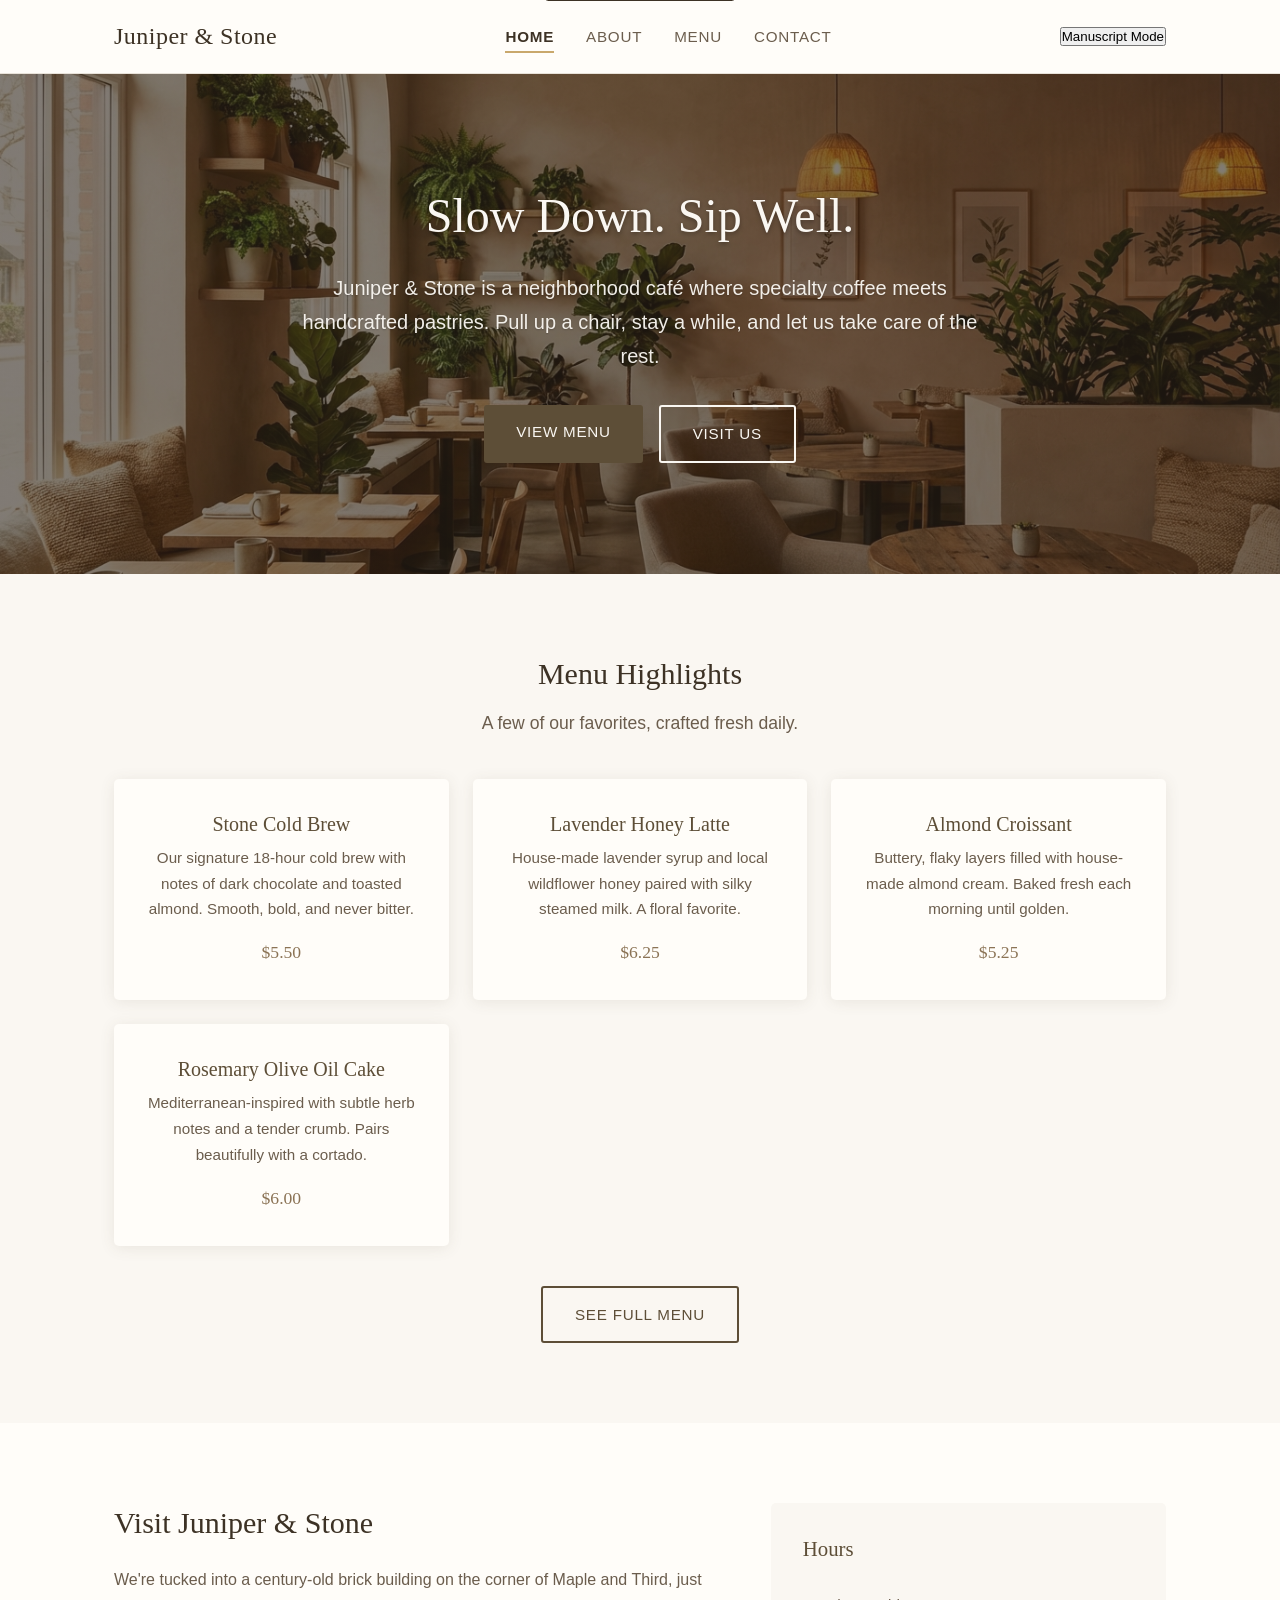
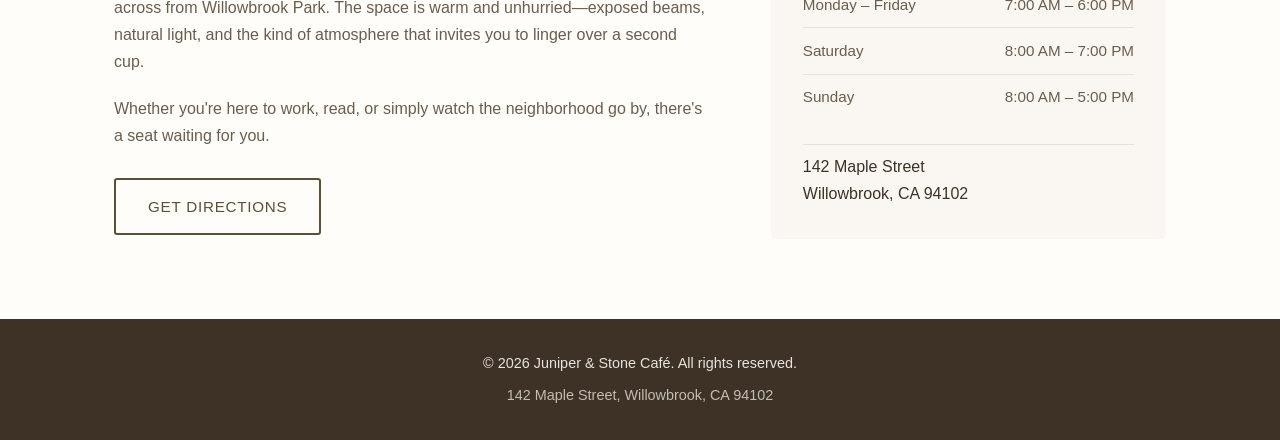
<file: index.html>
<!DOCTYPE html>
<html lang="en">
<head>
    <meta charset="UTF-8">
    <meta name="viewport" content="width=device-width, initial-scale=1.0">
    <title>Juniper & Stone Café | Artisan Coffee & Pastries</title>
    <link rel="stylesheet" href="styles.css">
</head>
<body>
    <a href="#main-content" class="skip-link">Skip to main content</a>
    <header class="site-header">
        <nav class="nav-container" aria-label="Main navigation">
            <a href="index.html" class="logo">Juniper & Stone</a>
            <button class="nav-toggle" aria-label="Toggle navigation menu" aria-expanded="false" aria-controls="nav-menu">
                <span class="hamburger" aria-hidden="true"></span>
            </button>
            <ul class="nav-menu" id="nav-menu">
                <li><a href="index.html" aria-current="page">Home</a></li>
                <li><a href="about.html">About</a></li>
                <li><a href="services.html">Menu</a></li>
                <li><a href="contact.html">Contact</a></li>
            </ul>
            <button id="theme-toggle" type="button" aria-pressed="false" aria-label="Toggle Manuscript Mode">Manuscript Mode</button>
        </nav>
    </header>

    <main id="main-content">
        <section class="hero">
            <div class="hero-content">
                <h1>Slow Down. Sip Well.</h1>
                <p>Juniper & Stone is a neighborhood café where specialty coffee meets handcrafted pastries. Pull up a chair, stay a while, and let us take care of the rest.</p>
                <div class="hero-buttons">
                    <a href="services.html" class="btn btn-primary">View Menu</a>
                    <a href="contact.html" class="btn btn-hero-secondary">Visit Us</a>
                </div>
            </div>
        </section>

        <section class="highlights">
            <div class="container">
                <h2>Menu Highlights</h2>
                <p class="section-intro">A few of our favorites, crafted fresh daily.</p>
                <div class="highlights-grid">
                    <div class="highlight-card">
                        <h3>Stone Cold Brew</h3>
                        <p>Our signature 18-hour cold brew with notes of dark chocolate and toasted almond. Smooth, bold, and never bitter.</p>
                        <span class="highlight-price">$5.50</span>
                    </div>
                    <div class="highlight-card">
                        <h3>Lavender Honey Latte</h3>
                        <p>House-made lavender syrup and local wildflower honey paired with silky steamed milk. A floral favorite.</p>
                        <span class="highlight-price">$6.25</span>
                    </div>
                    <div class="highlight-card">
                        <h3>Almond Croissant</h3>
                        <p>Buttery, flaky layers filled with house-made almond cream. Baked fresh each morning until golden.</p>
                        <span class="highlight-price">$5.25</span>
                    </div>
                    <div class="highlight-card">
                        <h3>Rosemary Olive Oil Cake</h3>
                        <p>Mediterranean-inspired with subtle herb notes and a tender crumb. Pairs beautifully with a cortado.</p>
                        <span class="highlight-price">$6.00</span>
                    </div>
                </div>
                <a href="services.html" class="btn btn-secondary">See Full Menu</a>
            </div>
        </section>

        <section class="visit-section">
            <div class="container">
                <div class="visit-grid">
                    <div class="visit-content">
                        <h2>Visit Juniper & Stone</h2>
                        <p>We're tucked into a century-old brick building on the corner of Maple and Third, just across from Willowbrook Park. The space is warm and unhurried—exposed beams, natural light, and the kind of atmosphere that invites you to linger over a second cup.</p>
                        <p>Whether you're here to work, read, or simply watch the neighborhood go by, there's a seat waiting for you.</p>
                        <a href="contact.html" class="btn btn-secondary">Get Directions</a>
                    </div>
                    <div class="visit-hours">
                        <h3>Hours</h3>
                        <ul class="hours-list">
                            <li><span>Monday – Friday</span><span>7:00 AM – 6:00 PM</span></li>
                            <li><span>Saturday</span><span>8:00 AM – 7:00 PM</span></li>
                            <li><span>Sunday</span><span>8:00 AM – 5:00 PM</span></li>
                        </ul>
                        <p class="visit-address">142 Maple Street<br>Willowbrook, CA 94102</p>
                    </div>
                </div>
            </div>
        </section>
    </main>

    <footer class="site-footer">
        <div class="container">
            <p>&copy; 2026 Juniper & Stone Café. All rights reserved.</p>
            <p>142 Maple Street, Willowbrook, CA 94102</p>
        </div>
    </footer>

    <script src="script.js"></script>
</body>
</html>
</file>
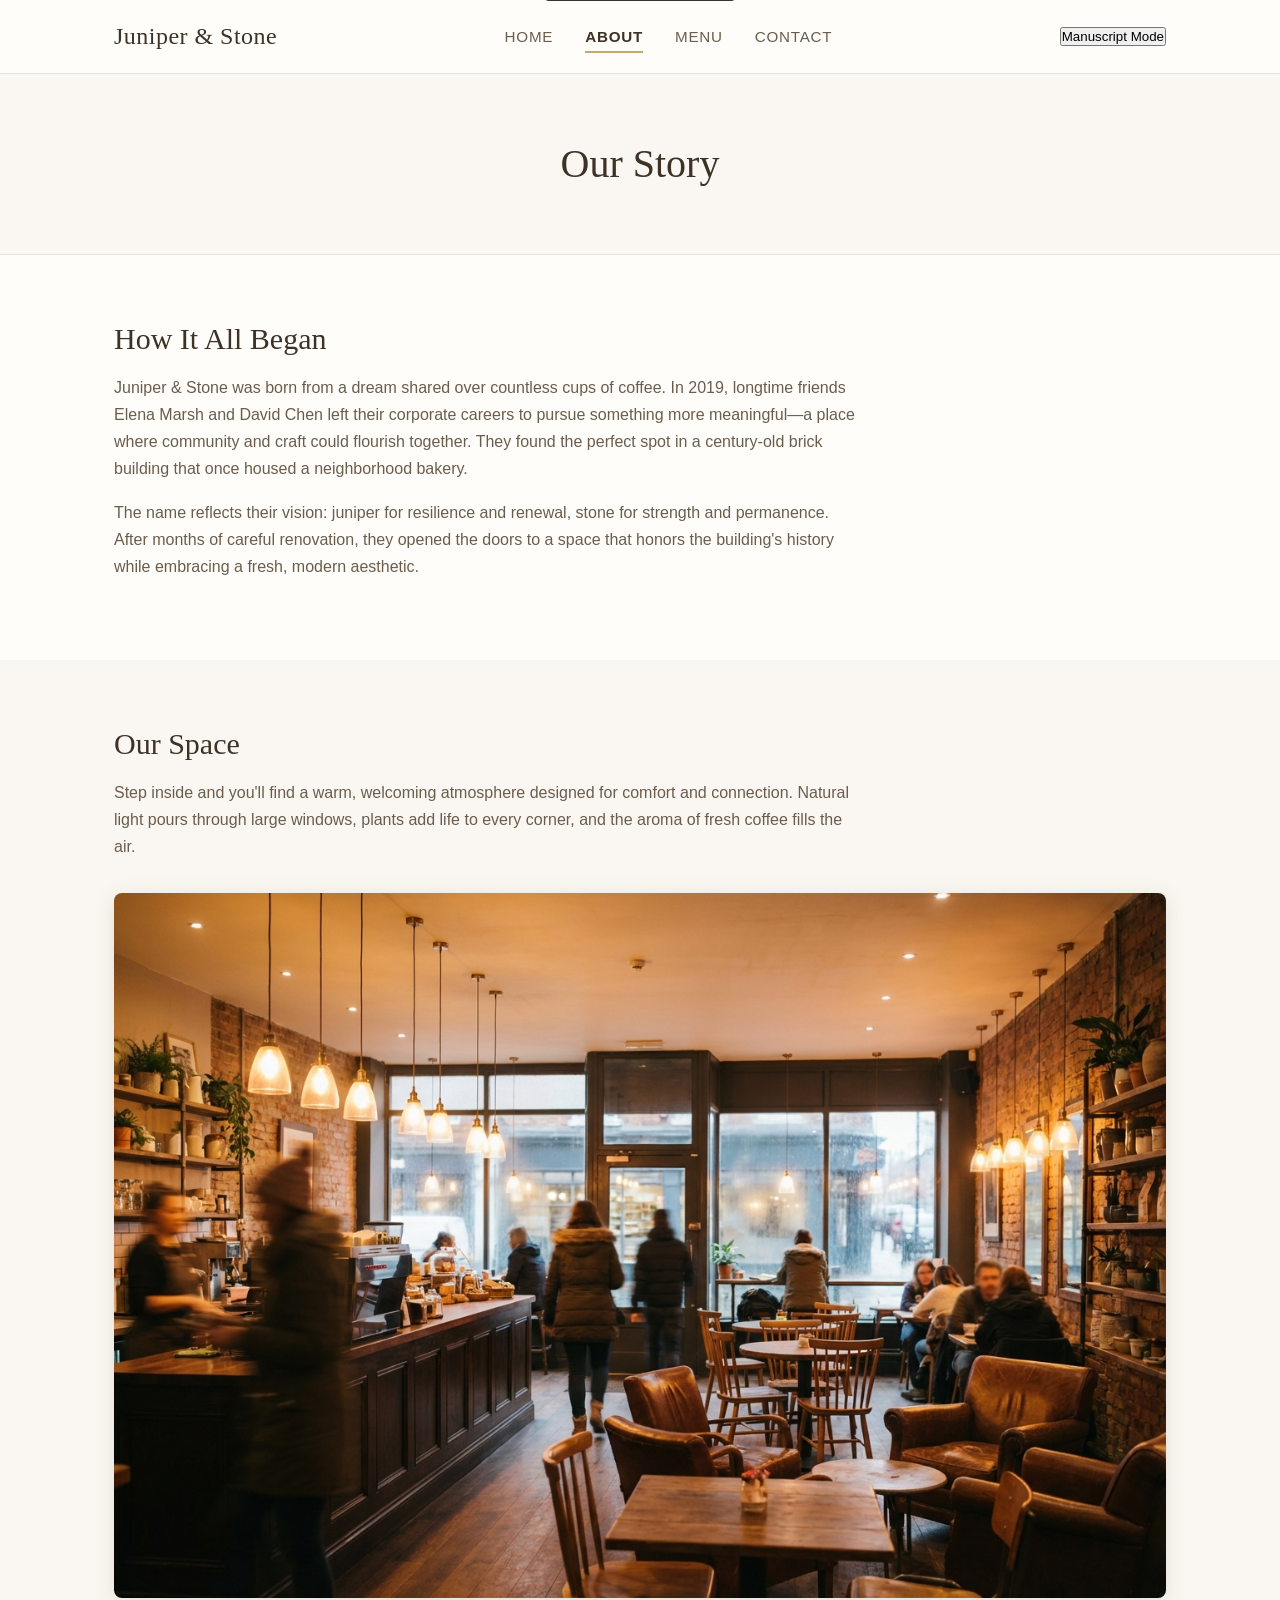
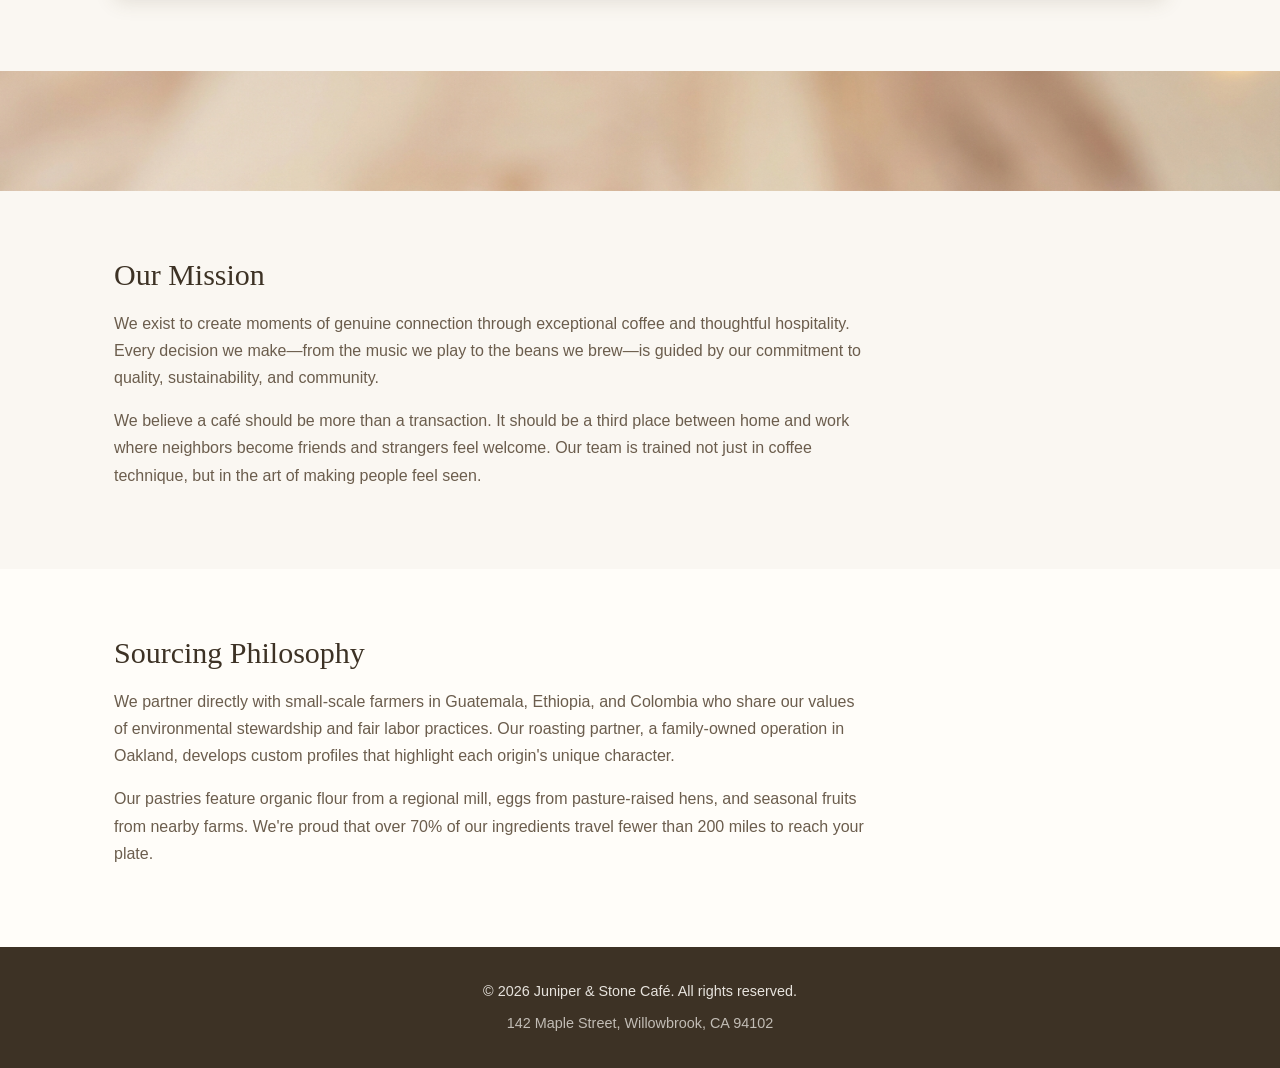
<file: about.html>
<!DOCTYPE html>
<html lang="en">
<head>
    <meta charset="UTF-8">
    <meta name="viewport" content="width=device-width, initial-scale=1.0">
    <title>Our Story | Juniper & Stone Café</title>
    <link rel="stylesheet" href="styles.css">
</head>
<body>
    <a href="#main-content" class="skip-link">Skip to main content</a>
    <header class="site-header">
        <nav class="nav-container" aria-label="Main navigation">
            <a href="index.html" class="logo">Juniper & Stone</a>
            <button class="nav-toggle" aria-label="Toggle navigation menu" aria-expanded="false" aria-controls="nav-menu">
                <span class="hamburger" aria-hidden="true"></span>
            </button>
            <ul class="nav-menu" id="nav-menu">
                <li><a href="index.html">Home</a></li>
                <li><a href="about.html" aria-current="page">About</a></li>
                <li><a href="services.html">Menu</a></li>
                <li><a href="contact.html">Contact</a></li>
            </ul>
            <button id="theme-toggle" type="button" aria-pressed="false" aria-label="Toggle Manuscript Mode">Manuscript Mode</button>
        </nav>
    </header>

    <main id="main-content">
        <section class="page-hero">
            <div class="container">
                <h1>Our Story</h1>
            </div>
        </section>

        <section class="about-story">
            <div class="container">
                <h2>How It All Began</h2>
                <p>Juniper & Stone was born from a dream shared over countless cups of coffee. In 2019, longtime friends Elena Marsh and David Chen left their corporate careers to pursue something more meaningful—a place where community and craft could flourish together. They found the perfect spot in a century-old brick building that once housed a neighborhood bakery.</p>
                <p>The name reflects their vision: juniper for resilience and renewal, stone for strength and permanence. After months of careful renovation, they opened the doors to a space that honors the building's history while embracing a fresh, modern aesthetic.</p>
            </div>
        </section>

        <section class="about-space">
            <div class="container">
                <h2>Our Space</h2>
                <p>Step inside and you'll find a warm, welcoming atmosphere designed for comfort and connection. Natural light pours through large windows, plants add life to every corner, and the aroma of fresh coffee fills the air.</p>
                <img
                    src="public/images/space.jpg"
                    alt="Warm and inviting interior of Juniper & Stone Café with ambient lighting and comfortable seating"
                    class="space-image"
                    loading="lazy"
                >
            </div>
        </section>

        <div class="section-divider" aria-hidden="true"></div>

        <section class="about-mission">
            <div class="container">
                <h2>Our Mission</h2>
                <p>We exist to create moments of genuine connection through exceptional coffee and thoughtful hospitality. Every decision we make—from the music we play to the beans we brew—is guided by our commitment to quality, sustainability, and community.</p>
                <p>We believe a café should be more than a transaction. It should be a third place between home and work where neighbors become friends and strangers feel welcome. Our team is trained not just in coffee technique, but in the art of making people feel seen.</p>
            </div>
        </section>

        <section class="about-sourcing">
            <div class="container">
                <h2>Sourcing Philosophy</h2>
                <p>We partner directly with small-scale farmers in Guatemala, Ethiopia, and Colombia who share our values of environmental stewardship and fair labor practices. Our roasting partner, a family-owned operation in Oakland, develops custom profiles that highlight each origin's unique character.</p>
                <p>Our pastries feature organic flour from a regional mill, eggs from pasture-raised hens, and seasonal fruits from nearby farms. We're proud that over 70% of our ingredients travel fewer than 200 miles to reach your plate.</p>
            </div>
        </section>
    </main>

    <footer class="site-footer">
        <div class="container">
            <p>&copy; 2026 Juniper & Stone Café. All rights reserved.</p>
            <p>142 Maple Street, Willowbrook, CA 94102</p>
        </div>
    </footer>

    <script src="script.js"></script>
</body>
</html>
</file>
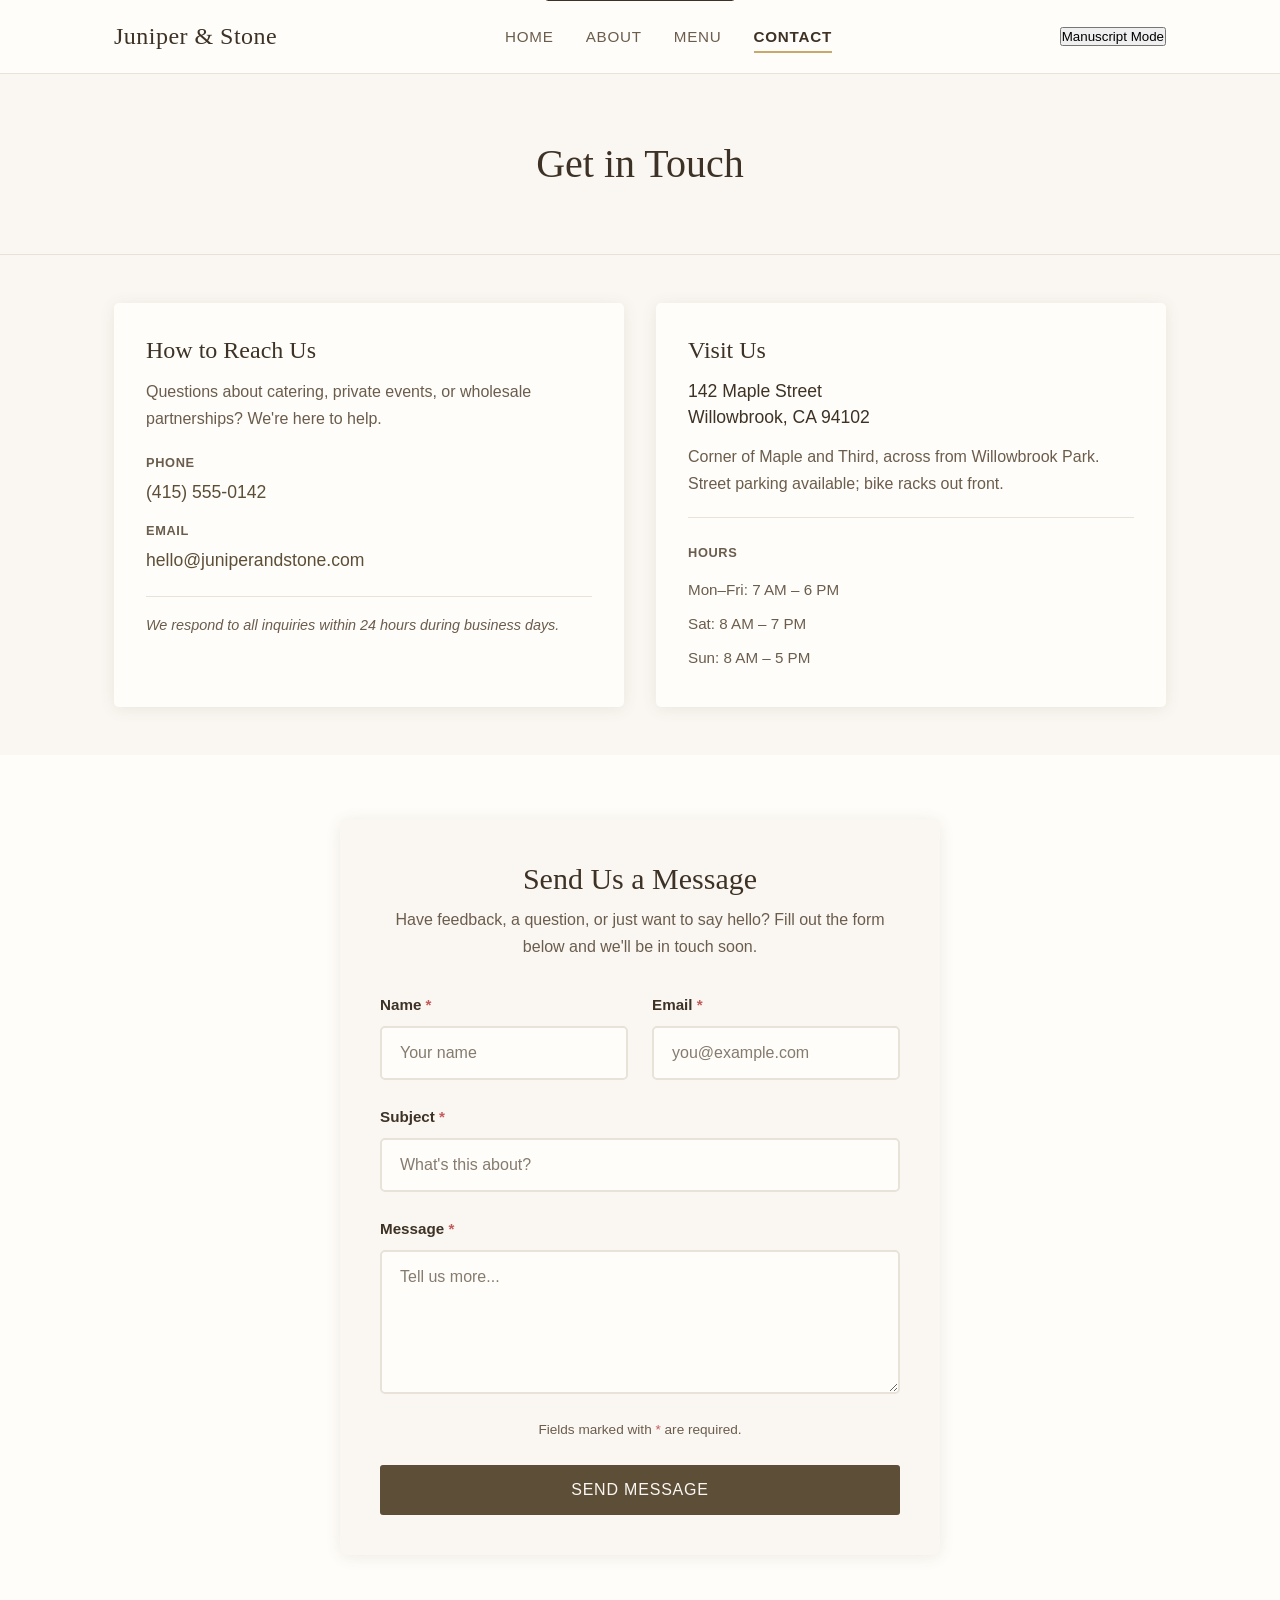
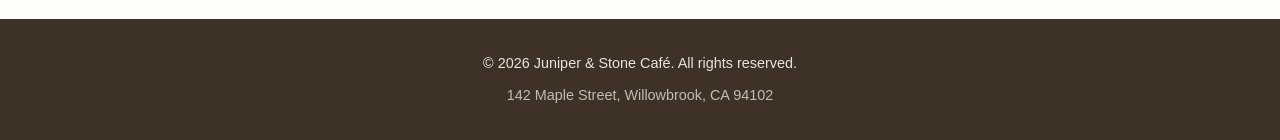
<file: contact.html>
<!DOCTYPE html>
<html lang="en">
<head>
    <meta charset="UTF-8">
    <meta name="viewport" content="width=device-width, initial-scale=1.0">
    <title>Contact | Juniper & Stone Café</title>
    <link rel="stylesheet" href="styles.css">
</head>
<body>
    <a href="#main-content" class="skip-link">Skip to main content</a>
    <header class="site-header">
        <nav class="nav-container" aria-label="Main navigation">
            <a href="index.html" class="logo">Juniper & Stone</a>
            <button class="nav-toggle" aria-label="Toggle navigation menu" aria-expanded="false" aria-controls="nav-menu">
                <span class="hamburger" aria-hidden="true"></span>
            </button>
            <ul class="nav-menu" id="nav-menu">
                <li><a href="index.html">Home</a></li>
                <li><a href="about.html">About</a></li>
                <li><a href="services.html">Menu</a></li>
                <li><a href="contact.html" aria-current="page">Contact</a></li>
            </ul>
            <button id="theme-toggle" type="button" aria-pressed="false" aria-label="Toggle Manuscript Mode">Manuscript Mode</button>
        </nav>
    </header>

    <main id="main-content">
        <section class="page-hero">
            <div class="container">
                <h1>Get in Touch</h1>
            </div>
        </section>

        <section class="contact-reach">
            <div class="container">
                <div class="reach-grid">
                    <div class="reach-card">
                        <h2>How to Reach Us</h2>
                        <p>Questions about catering, private events, or wholesale partnerships? We're here to help.</p>
                        <div class="reach-methods">
                            <div class="reach-method">
                                <span class="reach-label">Phone</span>
                                <a href="tel:+14155550142">(415) 555-0142</a>
                            </div>
                            <div class="reach-method">
                                <span class="reach-label">Email</span>
                                <a href="mailto:hello@juniperandstone.com">hello@juniperandstone.com</a>
                            </div>
                        </div>
                        <p class="response-note">We respond to all inquiries within 24 hours during business days.</p>
                    </div>

                    <div class="reach-card">
                        <h2>Visit Us</h2>
                        <address>
                            142 Maple Street<br>
                            Willowbrook, CA 94102
                        </address>
                        <p>Corner of Maple and Third, across from Willowbrook Park. Street parking available; bike racks out front.</p>
                        <div class="hours-compact">
                            <span class="reach-label">Hours</span>
                            <ul class="hours-list-inline">
                                <li>Mon–Fri: 7 AM – 6 PM</li>
                                <li>Sat: 8 AM – 7 PM</li>
                                <li>Sun: 8 AM – 5 PM</li>
                            </ul>
                        </div>
                    </div>
                </div>
            </div>
        </section>

        <section class="contact-form-section">
            <div class="container">
                <div class="form-container">
                    <h2>Send Us a Message</h2>
                    <p class="form-intro">Have feedback, a question, or just want to say hello? Fill out the form below and we'll be in touch soon.</p>
                    <form class="contact-form" id="contact-form" novalidate>
                        <div class="form-row">
                            <div class="form-group">
                                <label for="name">Name <span class="required" aria-hidden="true">*</span></label>
                                <input type="text" id="name" name="name" required autocomplete="name" placeholder="Your name">
                            </div>
                            <div class="form-group">
                                <label for="email">Email <span class="required" aria-hidden="true">*</span></label>
                                <input type="email" id="email" name="email" required autocomplete="email" placeholder="you@example.com">
                            </div>
                        </div>
                        <div class="form-group">
                            <label for="subject">Subject <span class="required" aria-hidden="true">*</span></label>
                            <input type="text" id="subject" name="subject" required placeholder="What's this about?">
                        </div>
                        <div class="form-group">
                            <label for="message">Message <span class="required" aria-hidden="true">*</span></label>
                            <textarea id="message" name="message" rows="6" required placeholder="Tell us more..."></textarea>
                        </div>
                        <p class="form-note">Fields marked with <span class="required">*</span> are required.</p>
                        <button type="submit" class="btn btn-primary btn-full">Send Message</button>
                    </form>
                </div>
            </div>
        </section>
    </main>

    <footer class="site-footer">
        <div class="container">
            <p>&copy; 2026 Juniper & Stone Café. All rights reserved.</p>
            <p>142 Maple Street, Willowbrook, CA 94102</p>
        </div>
    </footer>

    <script src="script.js"></script>
</body>
</html>
</file>
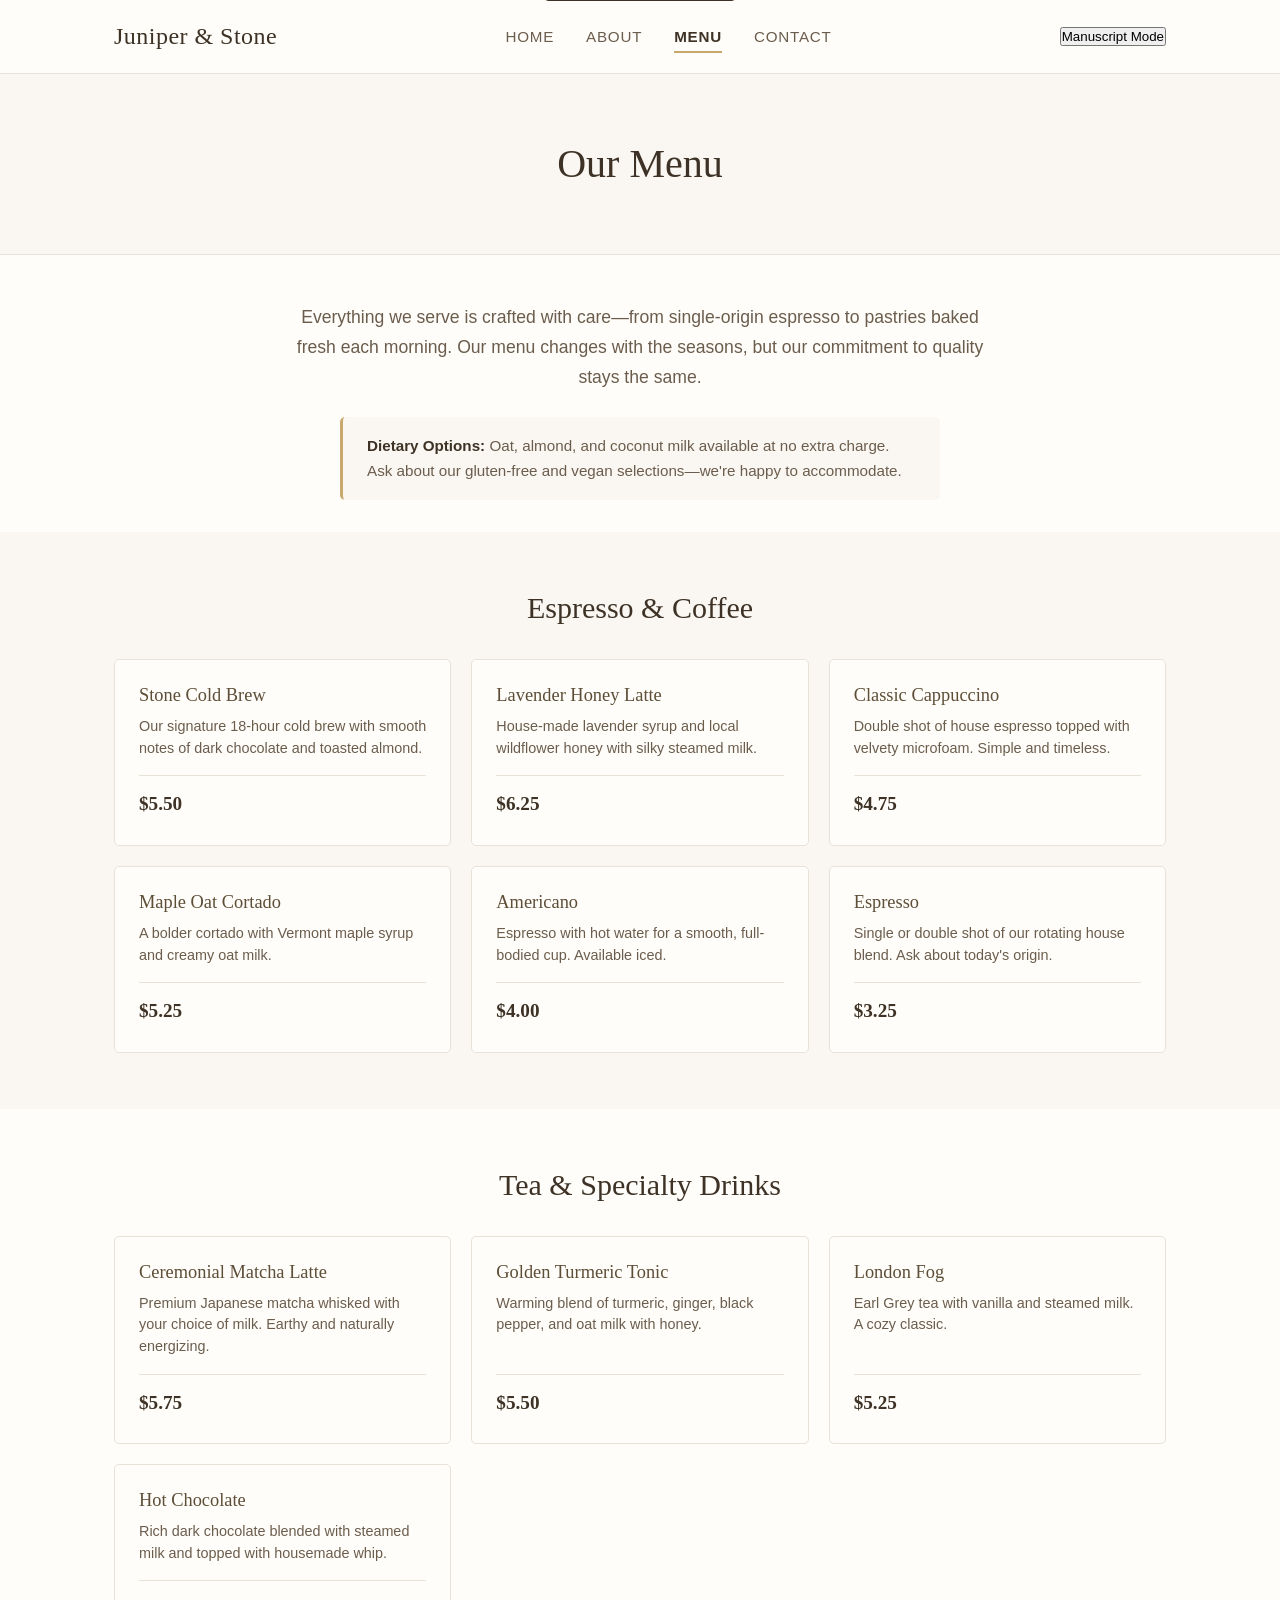
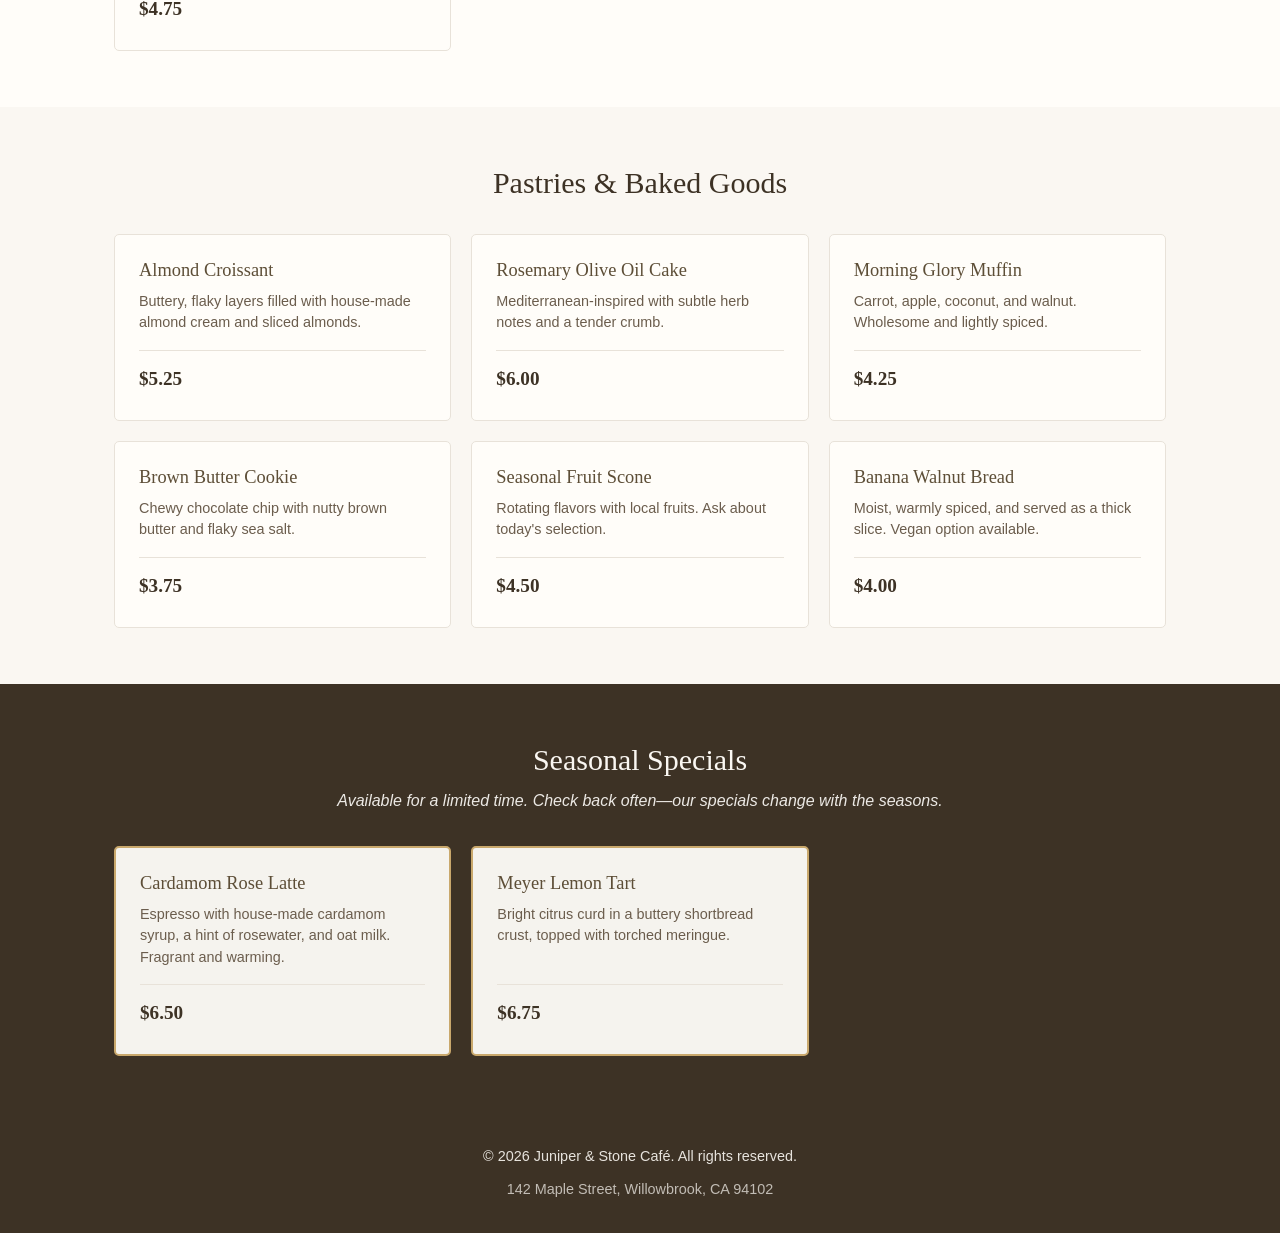
<file: services.html>
<!DOCTYPE html>
<html lang="en">
<head>
    <meta charset="UTF-8">
    <meta name="viewport" content="width=device-width, initial-scale=1.0">
    <title>Menu | Juniper & Stone Café</title>
    <link rel="stylesheet" href="styles.css">
</head>
<body>
    <a href="#main-content" class="skip-link">Skip to main content</a>
    <header class="site-header">
        <nav class="nav-container" aria-label="Main navigation">
            <a href="index.html" class="logo">Juniper & Stone</a>
            <button class="nav-toggle" aria-label="Toggle navigation menu" aria-expanded="false" aria-controls="nav-menu">
                <span class="hamburger" aria-hidden="true"></span>
            </button>
            <ul class="nav-menu" id="nav-menu">
                <li><a href="index.html">Home</a></li>
                <li><a href="about.html">About</a></li>
                <li><a href="services.html" aria-current="page">Menu</a></li>
                <li><a href="contact.html">Contact</a></li>
            </ul>
            <button id="theme-toggle" type="button" aria-pressed="false" aria-label="Toggle Manuscript Mode">Manuscript Mode</button>
        </nav>
    </header>

    <main id="main-content">
        <section class="page-hero">
            <div class="container">
                <h1>Our Menu</h1>
            </div>
        </section>

        <section class="menu-intro">
            <div class="container">
                <p class="intro-text">Everything we serve is crafted with care—from single-origin espresso to pastries baked fresh each morning. Our menu changes with the seasons, but our commitment to quality stays the same.</p>
                <div class="dietary-note">
                    <strong>Dietary Options:</strong> Oat, almond, and coconut milk available at no extra charge. Ask about our gluten-free and vegan selections—we're happy to accommodate.
                </div>
            </div>
        </section>

        <section class="menu-section">
            <div class="container">
                <h2>Espresso & Coffee</h2>
                <div class="menu-grid">
                    <article class="menu-card">
                        <div class="menu-card-content">
                            <h3>Stone Cold Brew</h3>
                            <p>Our signature 18-hour cold brew with smooth notes of dark chocolate and toasted almond.</p>
                        </div>
                        <span class="menu-price">$5.50</span>
                    </article>
                    <article class="menu-card">
                        <div class="menu-card-content">
                            <h3>Lavender Honey Latte</h3>
                            <p>House-made lavender syrup and local wildflower honey with silky steamed milk.</p>
                        </div>
                        <span class="menu-price">$6.25</span>
                    </article>
                    <article class="menu-card">
                        <div class="menu-card-content">
                            <h3>Classic Cappuccino</h3>
                            <p>Double shot of house espresso topped with velvety microfoam. Simple and timeless.</p>
                        </div>
                        <span class="menu-price">$4.75</span>
                    </article>
                    <article class="menu-card">
                        <div class="menu-card-content">
                            <h3>Maple Oat Cortado</h3>
                            <p>A bolder cortado with Vermont maple syrup and creamy oat milk.</p>
                        </div>
                        <span class="menu-price">$5.25</span>
                    </article>
                    <article class="menu-card">
                        <div class="menu-card-content">
                            <h3>Americano</h3>
                            <p>Espresso with hot water for a smooth, full-bodied cup. Available iced.</p>
                        </div>
                        <span class="menu-price">$4.00</span>
                    </article>
                    <article class="menu-card">
                        <div class="menu-card-content">
                            <h3>Espresso</h3>
                            <p>Single or double shot of our rotating house blend. Ask about today's origin.</p>
                        </div>
                        <span class="menu-price">$3.25</span>
                    </article>
                </div>
            </div>
        </section>

        <section class="menu-section">
            <div class="container">
                <h2>Tea & Specialty Drinks</h2>
                <div class="menu-grid">
                    <article class="menu-card">
                        <div class="menu-card-content">
                            <h3>Ceremonial Matcha Latte</h3>
                            <p>Premium Japanese matcha whisked with your choice of milk. Earthy and naturally energizing.</p>
                        </div>
                        <span class="menu-price">$5.75</span>
                    </article>
                    <article class="menu-card">
                        <div class="menu-card-content">
                            <h3>Golden Turmeric Tonic</h3>
                            <p>Warming blend of turmeric, ginger, black pepper, and oat milk with honey.</p>
                        </div>
                        <span class="menu-price">$5.50</span>
                    </article>
                    <article class="menu-card">
                        <div class="menu-card-content">
                            <h3>London Fog</h3>
                            <p>Earl Grey tea with vanilla and steamed milk. A cozy classic.</p>
                        </div>
                        <span class="menu-price">$5.25</span>
                    </article>
                    <article class="menu-card">
                        <div class="menu-card-content">
                            <h3>Hot Chocolate</h3>
                            <p>Rich dark chocolate blended with steamed milk and topped with housemade whip.</p>
                        </div>
                        <span class="menu-price">$4.75</span>
                    </article>
                </div>
            </div>
        </section>

        <section class="menu-section">
            <div class="container">
                <h2>Pastries & Baked Goods</h2>
                <div class="menu-grid">
                    <article class="menu-card">
                        <div class="menu-card-content">
                            <h3>Almond Croissant</h3>
                            <p>Buttery, flaky layers filled with house-made almond cream and sliced almonds.</p>
                        </div>
                        <span class="menu-price">$5.25</span>
                    </article>
                    <article class="menu-card">
                        <div class="menu-card-content">
                            <h3>Rosemary Olive Oil Cake</h3>
                            <p>Mediterranean-inspired with subtle herb notes and a tender crumb.</p>
                        </div>
                        <span class="menu-price">$6.00</span>
                    </article>
                    <article class="menu-card">
                        <div class="menu-card-content">
                            <h3>Morning Glory Muffin</h3>
                            <p>Carrot, apple, coconut, and walnut. Wholesome and lightly spiced.</p>
                        </div>
                        <span class="menu-price">$4.25</span>
                    </article>
                    <article class="menu-card">
                        <div class="menu-card-content">
                            <h3>Brown Butter Cookie</h3>
                            <p>Chewy chocolate chip with nutty brown butter and flaky sea salt.</p>
                        </div>
                        <span class="menu-price">$3.75</span>
                    </article>
                    <article class="menu-card">
                        <div class="menu-card-content">
                            <h3>Seasonal Fruit Scone</h3>
                            <p>Rotating flavors with local fruits. Ask about today's selection.</p>
                        </div>
                        <span class="menu-price">$4.50</span>
                    </article>
                    <article class="menu-card">
                        <div class="menu-card-content">
                            <h3>Banana Walnut Bread</h3>
                            <p>Moist, warmly spiced, and served as a thick slice. Vegan option available.</p>
                        </div>
                        <span class="menu-price">$4.00</span>
                    </article>
                </div>
            </div>
        </section>

        <section class="menu-section menu-section-seasonal">
            <div class="container">
                <h2>Seasonal Specials</h2>
                <p class="seasonal-note">Available for a limited time. Check back often—our specials change with the seasons.</p>
                <div class="menu-grid">
                    <article class="menu-card menu-card-featured">
                        <div class="menu-card-content">
                            <h3>Cardamom Rose Latte</h3>
                            <p>Espresso with house-made cardamom syrup, a hint of rosewater, and oat milk. Fragrant and warming.</p>
                        </div>
                        <span class="menu-price">$6.50</span>
                    </article>
                    <article class="menu-card menu-card-featured">
                        <div class="menu-card-content">
                            <h3>Meyer Lemon Tart</h3>
                            <p>Bright citrus curd in a buttery shortbread crust, topped with torched meringue.</p>
                        </div>
                        <span class="menu-price">$6.75</span>
                    </article>
                </div>
            </div>
        </section>
    </main>

    <footer class="site-footer">
        <div class="container">
            <p>&copy; 2026 Juniper & Stone Café. All rights reserved.</p>
            <p>142 Maple Street, Willowbrook, CA 94102</p>
        </div>
    </footer>

    <script src="script.js"></script>
</body>
</html>
</file>
<file: styles.css>
/* ========================================
   Juniper & Stone Café - Stylesheet
   ======================================== */

/* CSS Variables */
:root {
    --color-primary: #5D4E37;
    --color-primary-dark: #3D3225;
    --color-secondary: #8B7355;
    --color-accent: #C9A86C;
    --color-cream: #FAF7F2;
    --color-warm-white: #FFFDF9;
    --color-text: #2C2416;
    --color-text-light: #6B5D4D;
    --color-border: #E8E2D9;
    --font-heading: 'Georgia', 'Times New Roman', serif;
    --font-body: 'Segoe UI', 'Helvetica Neue', Arial, sans-serif;
    --shadow-soft: 0 2px 15px rgba(93, 78, 55, 0.1);
    --shadow-medium: 0 4px 20px rgba(93, 78, 55, 0.15);
    --transition: all 0.3s ease;
}

/* Reset & Base */
*, *::before, *::after {
    box-sizing: border-box;
    margin: 0;
    padding: 0;
}

html {
    scroll-behavior: smooth;
}

body {
    font-family: var(--font-body);
    font-size: 1rem;
    line-height: 1.7;
    color: var(--color-text);
    background-color: var(--color-warm-white);
}

h1, h2, h3, h4 {
    font-family: var(--font-heading);
    font-weight: 400;
    line-height: 1.3;
    color: var(--color-primary-dark);
}

h1 { font-size: 2.5rem; }
h2 { font-size: 1.875rem; margin-bottom: 1rem; }
h3 { font-size: 1.25rem; margin-bottom: 0.5rem; }

p {
    margin-bottom: 1rem;
}

a {
    color: var(--color-primary);
    text-decoration: none;
    transition: var(--transition);
}

a:hover, a:focus {
    color: var(--color-accent);
}

img {
    max-width: 100%;
    height: auto;
}

address {
    font-style: normal;
}

/* Container */
.container {
    max-width: 1100px;
    margin: 0 auto;
    padding: 0 1.5rem;
}

/* Buttons */
.btn {
    display: inline-block;
    padding: 0.875rem 2rem;
    font-family: var(--font-body);
    font-size: 0.95rem;
    font-weight: 500;
    text-transform: uppercase;
    letter-spacing: 0.05em;
    border: none;
    border-radius: 3px;
    cursor: pointer;
    transition: var(--transition);
}

.btn-primary {
    background-color: var(--color-primary);
    color: var(--color-cream);
}

.btn-primary:hover {
    background-color: var(--color-primary-dark);
    color: var(--color-cream);
    transform: translateY(-1px);
    box-shadow: var(--shadow-soft);
}

.btn-primary:focus {
    background-color: var(--color-primary-dark);
    color: var(--color-cream);
    outline: 2px solid var(--color-accent);
    outline-offset: 2px;
}

.btn-primary:active {
    transform: translateY(0);
    box-shadow: none;
}

.btn-secondary {
    background-color: transparent;
    color: var(--color-primary);
    border: 2px solid var(--color-primary);
}

.btn-secondary:hover {
    background-color: var(--color-primary);
    color: var(--color-cream);
    transform: translateY(-1px);
    box-shadow: var(--shadow-soft);
}

.btn-secondary:focus {
    background-color: var(--color-primary);
    color: var(--color-cream);
    outline: 2px solid var(--color-accent);
    outline-offset: 2px;
}

.btn-secondary:active {
    transform: translateY(0);
    box-shadow: none;
}

/* Header & Navigation */
.site-header {
    background-color: rgba(255, 253, 249, 0.95);
    backdrop-filter: blur(10px);
    -webkit-backdrop-filter: blur(10px);
    border-bottom: 1px solid var(--color-border);
    position: sticky;
    top: 0;
    z-index: 1000;
    transition: box-shadow 0.3s ease;
}

.site-header.scrolled {
    box-shadow: 0 2px 20px rgba(93, 78, 55, 0.1);
}

.nav-container {
    max-width: 1100px;
    margin: 0 auto;
    padding: 1rem 1.5rem;
    display: flex;
    justify-content: space-between;
    align-items: center;
}

.logo {
    font-family: var(--font-heading);
    font-size: 1.5rem;
    color: var(--color-primary-dark);
    letter-spacing: 0.02em;
}

.logo:hover {
    color: var(--color-primary);
}

.logo:focus {
    color: var(--color-primary);
    outline: 2px solid var(--color-accent);
    outline-offset: 4px;
    border-radius: 3px;
}

.nav-menu {
    display: flex;
    list-style: none;
    gap: 2rem;
}

.nav-menu a {
    font-size: 0.95rem;
    text-transform: uppercase;
    letter-spacing: 0.05em;
    color: var(--color-text-light);
    padding: 0.5rem 0;
    position: relative;
}

.nav-menu a::after {
    content: '';
    position: absolute;
    bottom: 0;
    left: 0;
    width: 0;
    height: 2px;
    background-color: var(--color-accent);
    transition: var(--transition);
}

.nav-menu a:hover::after,
.nav-menu a:focus::after,
.nav-menu a.active::after {
    width: 100%;
}

.nav-menu a[aria-current="page"] {
    color: var(--color-primary-dark);
    font-weight: 600;
}

.nav-menu a[aria-current="page"]::after {
    width: 100%;
}

.nav-menu a:focus {
    outline: 2px solid var(--color-accent);
    outline-offset: 4px;
    border-radius: 2px;
}

/* Mobile Navigation Toggle */
.nav-toggle {
    display: none;
    background: none;
    border: none;
    cursor: pointer;
    padding: 0.5rem;
    border-radius: 3px;
}

.nav-toggle:focus {
    outline: 2px solid var(--color-accent);
    outline-offset: 2px;
}

.hamburger {
    display: block;
    width: 24px;
    height: 2px;
    background-color: var(--color-primary);
    position: relative;
    transition: var(--transition);
}

.hamburger::before,
.hamburger::after {
    content: '';
    position: absolute;
    width: 24px;
    height: 2px;
    background-color: var(--color-primary);
    transition: var(--transition);
}

.hamburger::before { top: -7px; }
.hamburger::after { bottom: -7px; }

/* Hero Section with Background Image */
.hero {
    background-image: linear-gradient(rgba(45, 35, 25, 0.6), rgba(45, 35, 25, 0.6)), url('public/images/hero.jpg');
    background-size: cover;
    background-position: center;
    background-repeat: no-repeat;
    color: var(--color-cream);
    padding: 6rem 1.5rem;
    text-align: center;
    min-height: 500px;
    display: flex;
    align-items: center;
    justify-content: center;
}

.hero-content {
    max-width: 700px;
    margin: 0 auto;
}

.hero h1 {
    color: var(--color-cream);
    font-size: 3rem;
    margin-bottom: 1.5rem;
    text-shadow: 0 2px 4px rgba(0, 0, 0, 0.3);
}

.hero p {
    font-size: 1.25rem;
    margin-bottom: 2rem;
    opacity: 0.95;
    text-shadow: 0 1px 2px rgba(0, 0, 0, 0.2);
}

.hero-buttons {
    display: flex;
    gap: 1rem;
    justify-content: center;
    flex-wrap: wrap;
}

.btn-hero-secondary {
    background-color: transparent;
    color: var(--color-cream);
    border: 2px solid var(--color-cream);
}

.btn-hero-secondary:hover {
    background-color: var(--color-cream);
    color: var(--color-primary-dark);
    transform: translateY(-1px);
}

.btn-hero-secondary:focus {
    background-color: var(--color-cream);
    color: var(--color-primary-dark);
    outline: 2px solid var(--color-accent);
    outline-offset: 2px;
}

/* Page Hero (for inner pages) */
.page-hero {
    background-color: var(--color-cream);
    padding: 4rem 0;
    text-align: center;
    border-bottom: 1px solid var(--color-border);
}

.page-hero h1 {
    margin: 0;
}

/* Overview Section */
.overview {
    padding: 5rem 0;
    background-color: var(--color-warm-white);
    text-align: center;
}

.overview p {
    max-width: 750px;
    margin-left: auto;
    margin-right: auto;
    color: var(--color-text-light);
}

/* Highlights Section */
.highlights {
    padding: 5rem 0;
    background-color: var(--color-cream);
    text-align: center;
}

.section-intro {
    color: var(--color-text-light);
    font-size: 1.1rem;
    margin-bottom: 0;
}

.highlights-grid {
    display: grid;
    grid-template-columns: repeat(auto-fit, minmax(250px, 1fr));
    gap: 1.5rem;
    margin: 2.5rem 0;
}

.highlight-card {
    background-color: var(--color-warm-white);
    padding: 2rem;
    border-radius: 5px;
    box-shadow: var(--shadow-soft);
    transition: var(--transition);
}

.highlight-card:hover {
    transform: translateY(-3px);
    box-shadow: var(--shadow-medium);
}

.highlight-card h3 {
    color: var(--color-primary);
}

.highlight-card p {
    color: var(--color-text-light);
    margin-bottom: 1rem;
    font-size: 0.95rem;
}

.highlight-price {
    display: inline-block;
    font-family: var(--font-heading);
    font-size: 1.1rem;
    color: var(--color-secondary);
    font-weight: 500;
}

/* Visit Section (Home Page) */
.visit-section {
    padding: 5rem 0;
    background-color: var(--color-warm-white);
}

.visit-grid {
    display: grid;
    grid-template-columns: 1.5fr 1fr;
    gap: 4rem;
    align-items: start;
}

.visit-content h2 {
    margin-bottom: 1.5rem;
}

.visit-content p {
    color: var(--color-text-light);
    margin-bottom: 1.25rem;
}

.visit-content .btn {
    margin-top: 0.5rem;
}

.visit-hours {
    background-color: var(--color-cream);
    padding: 2rem;
    border-radius: 5px;
}

.visit-hours h3 {
    color: var(--color-primary);
    margin-bottom: 1.25rem;
    font-size: 1.3rem;
}

.visit-hours .hours-list {
    list-style: none;
    margin-bottom: 1.5rem;
}

.visit-hours .hours-list li {
    display: flex;
    justify-content: space-between;
    padding: 0.6rem 0;
    border-bottom: 1px solid var(--color-border);
    color: var(--color-text-light);
    font-size: 0.95rem;
}

.visit-hours .hours-list li:last-child {
    border-bottom: none;
}

.visit-address {
    color: var(--color-primary-dark);
    font-weight: 500;
    margin-bottom: 0;
    padding-top: 0.5rem;
    border-top: 1px solid var(--color-border);
}

/* About Sections */
.about-story,
.about-mission,
.about-sourcing {
    padding: 4rem 0;
}

.about-story {
    background-color: var(--color-warm-white);
}

.about-mission {
    background-color: var(--color-cream);
}

.about-sourcing {
    background-color: var(--color-warm-white);
}

.about-story p,
.about-mission p,
.about-sourcing p {
    max-width: 750px;
    color: var(--color-text-light);
}

/* About Space Section with Image */
.about-space {
    padding: 4rem 0;
    background-color: var(--color-cream);
}

.about-space p {
    max-width: 750px;
    color: var(--color-text-light);
    margin-bottom: 2rem;
}

.space-image {
    width: 100%;
    max-width: 100%;
    height: auto;
    border-radius: 8px;
    box-shadow: var(--shadow-medium);
    object-fit: cover;
}

/* Section Divider with Texture */
.section-divider {
    height: 120px;
    background-image: url('public/images/texture.jpg');
    background-size: cover;
    background-position: center;
    background-repeat: no-repeat;
}

/* Menu Intro */
.menu-intro {
    padding: 3rem 0 2rem;
    background-color: var(--color-warm-white);
    text-align: center;
}

.menu-intro .intro-text {
    max-width: 700px;
    margin: 0 auto 1.5rem;
    font-size: 1.1rem;
    color: var(--color-text-light);
}

.dietary-note {
    display: inline-block;
    background-color: var(--color-cream);
    padding: 1rem 1.5rem;
    border-radius: 5px;
    font-size: 0.95rem;
    color: var(--color-text-light);
    border-left: 3px solid var(--color-accent);
    text-align: left;
    max-width: 600px;
}

.dietary-note strong {
    color: var(--color-primary-dark);
}

/* Menu Sections */
.menu-section {
    padding: 3.5rem 0;
    background-color: var(--color-warm-white);
}

.menu-section:nth-child(odd) {
    background-color: var(--color-cream);
}

.menu-section h2 {
    text-align: center;
    margin-bottom: 0.5rem;
}

.seasonal-note {
    text-align: center;
    color: var(--color-text-light);
    font-style: italic;
    margin-bottom: 0;
}

.menu-grid {
    display: grid;
    grid-template-columns: repeat(3, 1fr);
    gap: 1.25rem;
    margin-top: 2rem;
}

/* Menu Cards */
.menu-card {
    background-color: var(--color-warm-white);
    padding: 1.5rem;
    border-radius: 5px;
    border: 1px solid var(--color-border);
    transition: var(--transition);
    display: flex;
    flex-direction: column;
    justify-content: space-between;
    min-height: 140px;
}

.menu-section:nth-child(odd) .menu-card {
    background-color: var(--color-warm-white);
}

.menu-card:hover {
    box-shadow: var(--shadow-soft);
    transform: translateY(-2px);
}

.menu-card-content h3 {
    margin-bottom: 0.5rem;
    color: var(--color-primary);
    font-size: 1.15rem;
}

.menu-card-content p {
    color: var(--color-text-light);
    margin-bottom: 0;
    font-size: 0.9rem;
    line-height: 1.5;
}

.menu-price {
    display: inline-block;
    font-family: var(--font-heading);
    font-size: 1.2rem;
    font-weight: 600;
    color: var(--color-primary-dark);
    margin-top: 1rem;
    padding-top: 0.75rem;
    border-top: 1px solid var(--color-border);
}

/* Featured/Seasonal Cards */
.menu-section-seasonal {
    background-color: var(--color-primary-dark) !important;
    color: var(--color-cream);
}

.menu-section-seasonal h2 {
    color: var(--color-cream);
}

.menu-section-seasonal .seasonal-note {
    color: rgba(255, 253, 249, 0.9);
}

.menu-card-featured {
    background-color: rgba(255, 253, 249, 0.95);
    border: 2px solid var(--color-accent);
}

.menu-card-featured:hover {
    background-color: var(--color-warm-white);
}

/* Contact - Reach Section */
.contact-reach {
    padding: 3rem 0;
    background-color: var(--color-cream);
}

.reach-grid {
    display: grid;
    grid-template-columns: repeat(2, 1fr);
    gap: 2rem;
}

.reach-card {
    background-color: var(--color-warm-white);
    padding: 2rem;
    border-radius: 5px;
    box-shadow: var(--shadow-soft);
}

.reach-card h2 {
    margin-bottom: 0.75rem;
    font-size: 1.5rem;
}

.reach-card > p {
    color: var(--color-text-light);
    margin-bottom: 1.25rem;
}

.reach-card address {
    font-size: 1.1rem;
    color: var(--color-primary-dark);
    margin-bottom: 0.75rem;
    line-height: 1.5;
}

.reach-methods {
    display: flex;
    flex-direction: column;
    gap: 0.75rem;
    margin-bottom: 1.25rem;
}

.reach-method {
    display: flex;
    flex-direction: column;
    gap: 0.25rem;
}

.reach-label {
    font-size: 0.8rem;
    font-weight: 600;
    text-transform: uppercase;
    letter-spacing: 0.05em;
    color: var(--color-text-light);
}

.reach-method a {
    font-size: 1.1rem;
    color: var(--color-primary);
    font-weight: 500;
}

.reach-method a:hover {
    color: var(--color-accent);
}

.response-note {
    font-size: 0.9rem;
    color: var(--color-text-light);
    font-style: italic;
    margin-bottom: 0;
    padding-top: 1rem;
    border-top: 1px solid var(--color-border);
}

.hours-compact {
    margin-top: 1.25rem;
    padding-top: 1.25rem;
    border-top: 1px solid var(--color-border);
}

.hours-list-inline {
    list-style: none;
    margin-top: 0.5rem;
}

.hours-list-inline li {
    color: var(--color-text-light);
    font-size: 0.95rem;
    padding: 0.25rem 0;
}

/* Contact - Form Section */
.contact-form-section {
    padding: 4rem 0;
    background-color: var(--color-warm-white);
}

.form-container {
    max-width: 600px;
    margin: 0 auto;
    background-color: var(--color-cream);
    padding: 2.5rem;
    border-radius: 8px;
    box-shadow: var(--shadow-soft);
}

.form-container h2 {
    text-align: center;
    margin-bottom: 0.5rem;
}

.form-intro {
    text-align: center;
    color: var(--color-text-light);
    margin-bottom: 2rem;
}

/* Contact Form */
.contact-form {
    display: flex;
    flex-direction: column;
    gap: 1.5rem;
}

.form-row {
    display: grid;
    grid-template-columns: 1fr 1fr;
    gap: 1.5rem;
}

.form-group {
    display: flex;
    flex-direction: column;
}

.form-group label {
    font-size: 0.95rem;
    font-weight: 600;
    margin-bottom: 0.5rem;
    color: var(--color-primary-dark);
}

.form-group label .required {
    color: #c45a5a;
}

.form-group input,
.form-group textarea {
    padding: 1rem 1.125rem;
    font-family: var(--font-body);
    font-size: 1rem;
    border: 2px solid var(--color-border);
    border-radius: 5px;
    background-color: var(--color-warm-white);
    transition: var(--transition);
    width: 100%;
}

.form-group input::placeholder,
.form-group textarea::placeholder {
    color: #857b6e;
}

.form-group input:hover,
.form-group textarea:hover {
    border-color: var(--color-secondary);
}

.form-group input:focus,
.form-group textarea:focus {
    outline: none;
    border-color: var(--color-accent);
    box-shadow: 0 0 0 3px rgba(201, 168, 108, 0.25);
    background-color: #fff;
}

.form-group textarea {
    resize: vertical;
    min-height: 140px;
}

.form-note {
    font-size: 0.85rem;
    color: var(--color-text-light);
    margin-bottom: 0;
    text-align: center;
}

.form-note .required {
    color: #c45a5a;
}

.btn-full {
    width: 100%;
    padding: 1rem;
    font-size: 1rem;
}

/* Footer */
.site-footer {
    background-color: var(--color-primary-dark);
    color: var(--color-cream);
    padding: 2rem 0;
    text-align: center;
}

.site-footer p {
    margin-bottom: 0.5rem;
    opacity: 0.9;
    font-size: 0.9rem;
}

.site-footer p:last-child {
    margin-bottom: 0;
    opacity: 0.7;
}

/* ========================================
   Responsive Styles
   ======================================== */

@media (max-width: 768px) {
    h1 { font-size: 2rem; }
    h2 { font-size: 1.5rem; }

    .nav-toggle {
        display: block;
    }

    .nav-menu {
        position: absolute;
        top: 100%;
        left: 0;
        right: 0;
        flex-direction: column;
        background-color: var(--color-warm-white);
        padding: 1rem 1.5rem;
        gap: 0;
        border-bottom: 1px solid var(--color-border);
        display: none;
    }

    .nav-menu.active {
        display: flex;
    }

    .nav-menu li {
        border-bottom: 1px solid var(--color-border);
    }

    .nav-menu li:last-child {
        border-bottom: none;
    }

    .nav-menu a {
        display: block;
        padding: 1rem 0;
    }

    .nav-toggle[aria-expanded="true"] .hamburger {
        background-color: transparent;
    }

    .nav-toggle[aria-expanded="true"] .hamburger::before {
        transform: rotate(45deg);
        top: 0;
    }

    .nav-toggle[aria-expanded="true"] .hamburger::after {
        transform: rotate(-45deg);
        bottom: 0;
    }

    .hero {
        padding: 4rem 1.5rem;
        min-height: 400px;
    }

    .hero h1 {
        font-size: 2.25rem;
    }

    .hero p {
        font-size: 1.1rem;
    }

    .highlights,
    .visit-section {
        padding: 3rem 0;
    }

    .visit-grid {
        grid-template-columns: 1fr;
        gap: 2.5rem;
    }

    .reach-grid {
        grid-template-columns: 1fr;
        gap: 1.5rem;
    }

    .reach-card {
        padding: 1.5rem;
    }

    .form-container {
        padding: 1.75rem;
    }

    .form-row {
        grid-template-columns: 1fr;
        gap: 1.5rem;
    }

    .contact-form-section {
        padding: 3rem 0;
    }

    .menu-grid {
        grid-template-columns: 1fr;
    }

    .menu-intro {
        padding: 2rem 0 1.5rem;
    }

    .dietary-note {
        padding: 0.875rem 1.25rem;
    }

    /* Responsive section divider */
    .section-divider {
        height: 80px;
    }

    /* Responsive space image */
    .space-image {
        border-radius: 5px;
    }
}

@media (min-width: 769px) and (max-width: 1024px) {
    .menu-grid {
        grid-template-columns: repeat(2, 1fr);
    }
}

@media (max-width: 480px) {
    .btn {
        padding: 0.75rem 1.5rem;
        font-size: 0.9rem;
    }

    .hero h1 {
        font-size: 1.875rem;
    }

    .hero {
        min-height: 350px;
    }

    .highlights-grid {
        grid-template-columns: 1fr;
    }

    .menu-card {
        min-height: auto;
    }

    /* Smaller section divider on mobile */
    .section-divider {
        height: 60px;
    }
}

/* Focus Styles for Accessibility */
a:focus-visible,
button:focus-visible {
    outline: 2px solid var(--color-accent);
    outline-offset: 2px;
}

input:focus,
textarea:focus {
    outline: none;
}

/* Skip Link */
.skip-link {
    position: absolute;
    top: -50px;
    left: 50%;
    transform: translateX(-50%);
    background: var(--color-primary-dark);
    color: var(--color-cream);
    padding: 0.75rem 1.5rem;
    border-radius: 0 0 5px 5px;
    z-index: 10000;
    font-weight: 500;
    text-decoration: none;
    transition: top 0.2s ease;
}

.skip-link:focus {
    top: 0;
    outline: 2px solid var(--color-accent);
    outline-offset: 2px;
    color: var(--color-cream);
}

/* Manuscript Mode Theme */
body.theme-manuscript {
    background-color: #F5F0E8;
    color: #1A1208;
    font-family: 'Georgia', 'Times New Roman', serif;
}
</file>
